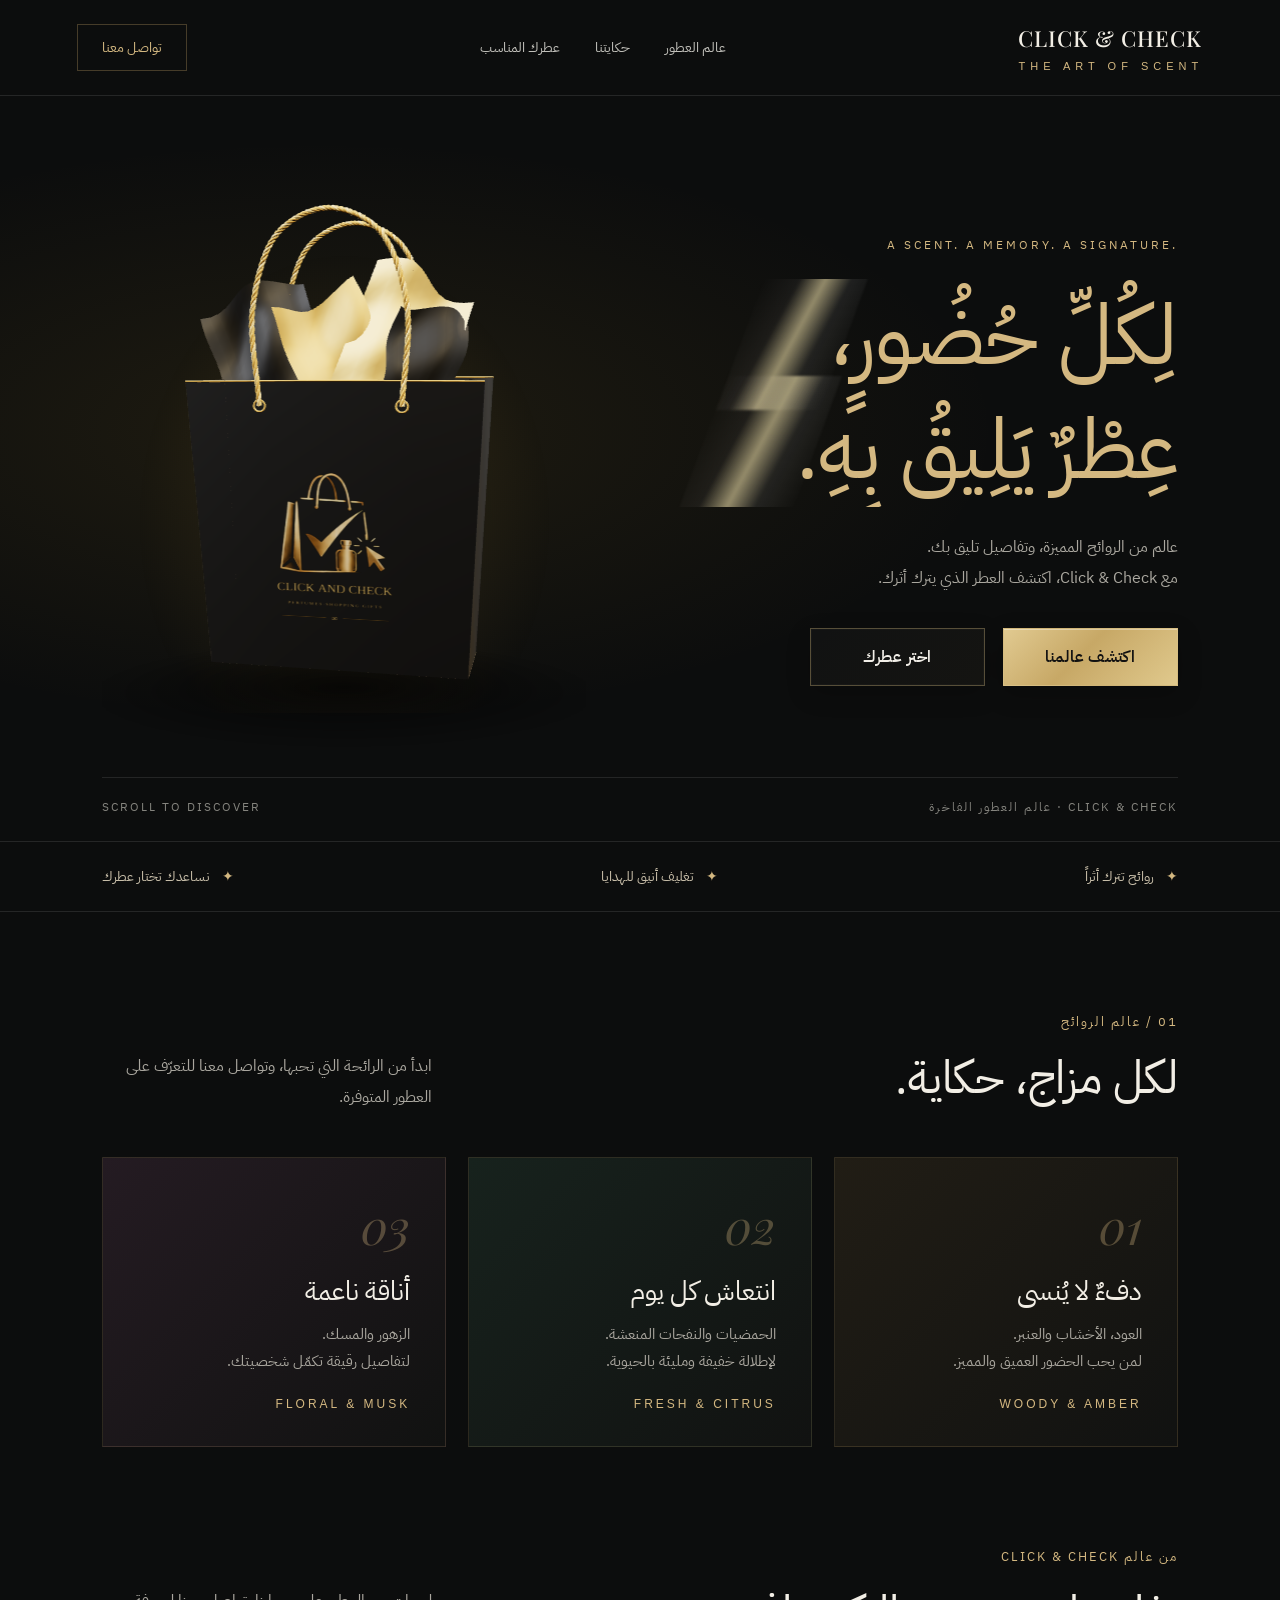
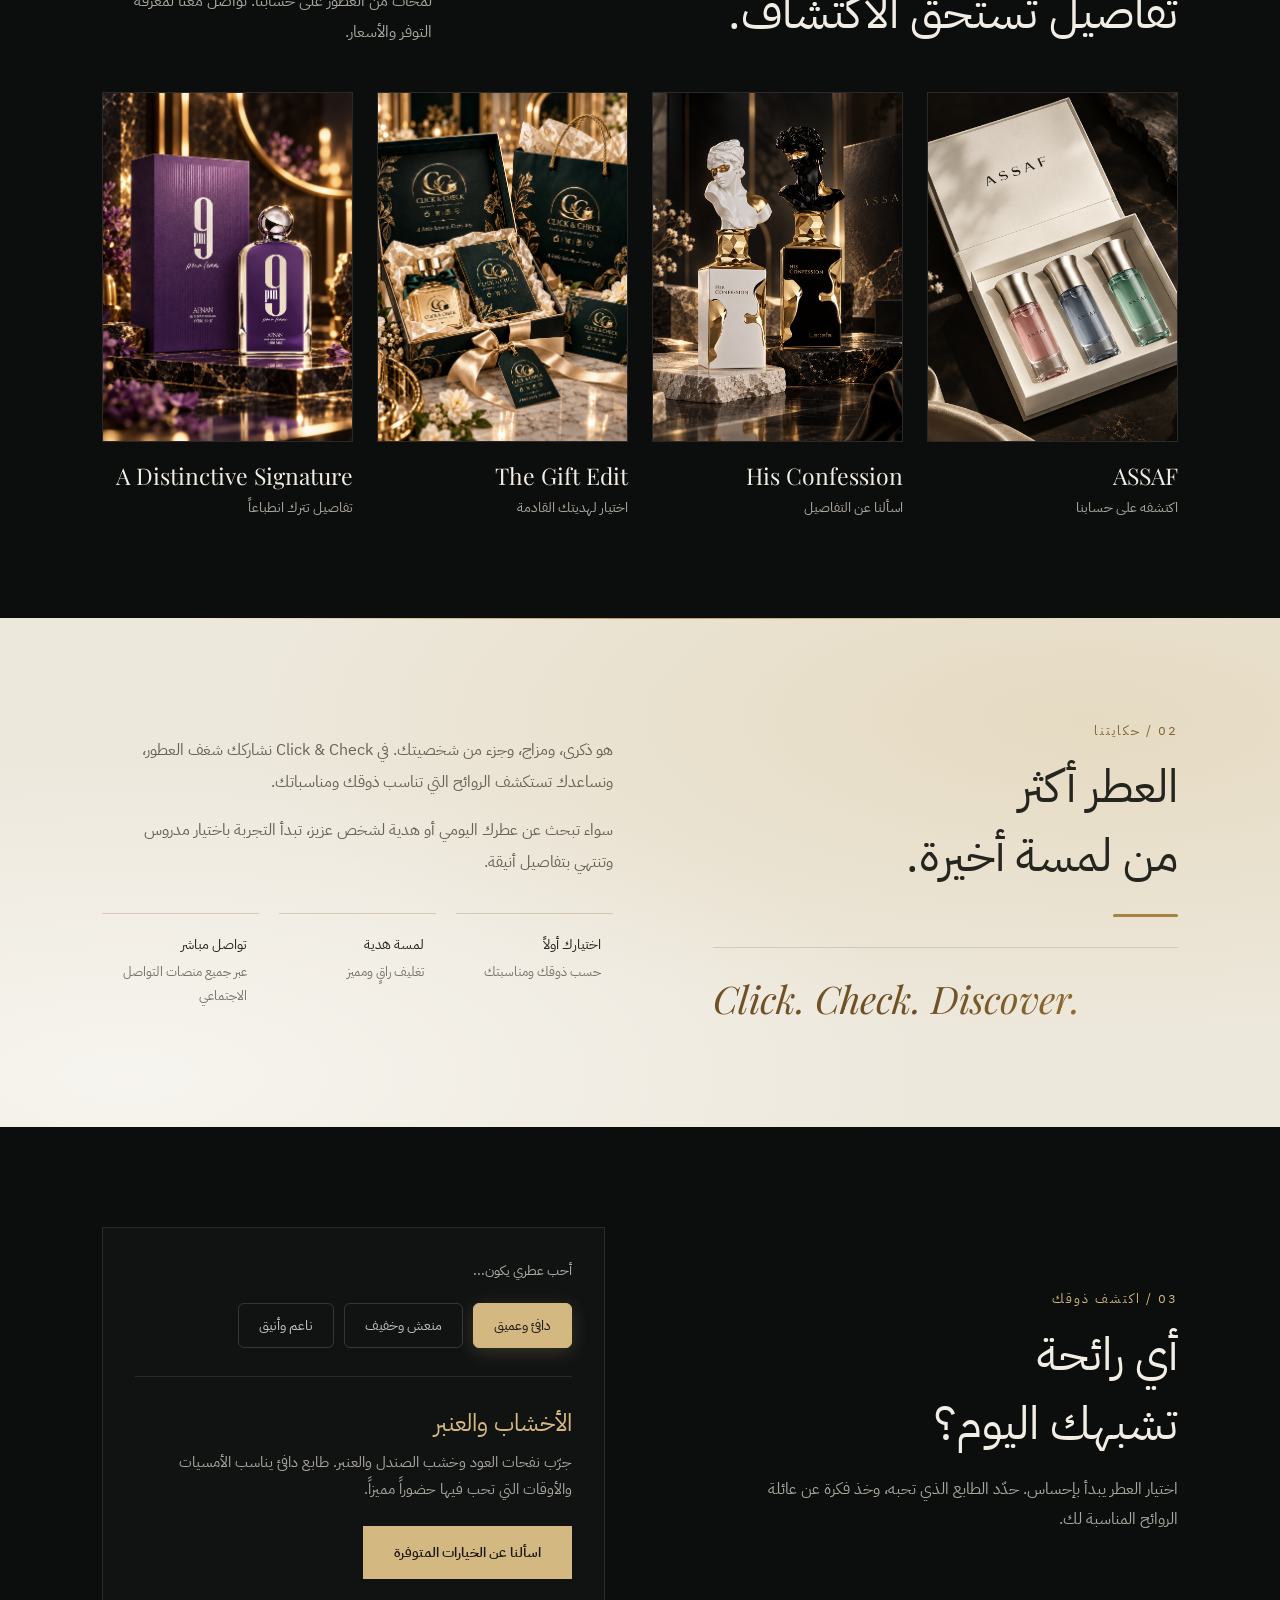
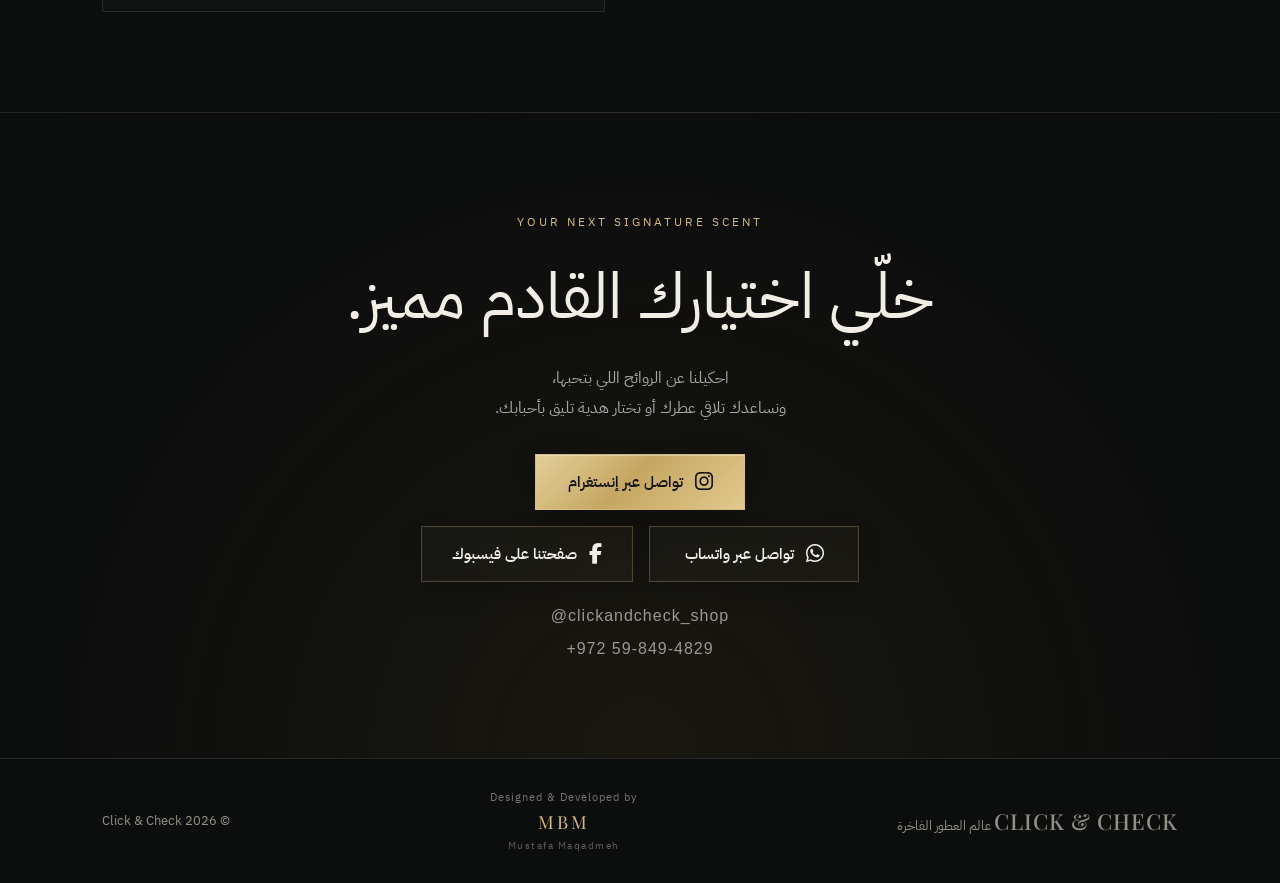
<file: index.html>
<!doctype html>
<html lang="ar" dir="rtl">
<head>
    <link rel="stylesheet"
href="https://cdnjs.cloudflare.com/ajax/libs/font-awesome/6.7.2/css/all.min.css">
<meta charset="utf-8">
<meta name="viewport" content="width=device-width, initial-scale=1">
<title>Click & Check — عطرٌ يشبهك</title>
<meta name="description" content="اكتشف عالم Click & Check للعطور. روائح مميزة، تغليف أنيق وتواصل مباشر لاختيار عطرك.">
<link rel="icon" href="data:image/svg+xml,%3Csvg xmlns='http://www.w3.org/2000/svg' viewBox='0 0 64 64'%3E%3Crect width='64' height='64' rx='15' fill='%230d0d0d'/%3E%3Ctext x='32' y='45' text-anchor='middle' font-size='46' fill='%23d6bc80' font-family='serif'%3EC%3C/text%3E%3C/svg%3E">
<link rel="stylesheet" href="styles.css">
<link rel="stylesheet" href="click-and-check-bag-3d/bag.css">
</head>
<body>
<header>
<a class="wordmark" href="#home" aria-label="Click and Check الرئيسية">CLICK & CHECK<small>THE ART OF SCENT</small>
</a>
<nav aria-label="التنقل الرئيسي">
<a href="#collections">عالم العطور</a>
<a href="#about">حكايتنا</a>
<a href="#finder">عطرك المناسب</a>
</nav>
<a class="outline" href="#contact">
    تواصل معنا
</a></header>
<main>
<div class="hero" id="home">
<div class="hero-copy reveal">
<div class="eyebrow">A SCENT. A MEMORY. A SIGNATURE.</div>
<h1 class="hero-title shimmer-title">
    <span class="title-white">لِكُلِّ حُضُورٍ،</span>
    <span class="title-gold">عِطْرٌ يَلِيقُ بِهِ.</span>
</h1>
<p>عالم من الروائح المميزة، وتفاصيل تليق بك.<br>مع Click & Check، اكتشف العطر الذي يترك أثرك.</p>
<div class="buttons">
<a class="button" href="#collections">اكتشف عالمنا</a>
<a class="button secondary" href="#finder">اختر عطرك</a>
</div>
</div>
<div class="brand-stage reveal cc-bag" data-cc-bag></div>
<div class="hero-foot">
<span>CLICK & CHECK · عالم العطور الفاخرة</span>
<span>SCROLL TO DISCOVER</span>
</div>
</div>
<div class="strip">
<span>روائح تترك أثراً</span>
<span>تغليف أنيق للهدايا</span>
<span>نساعدك تختار عطرك</span>
</div>
<section id="collections">
<div class="section-head">
<div>
<div class="kicker">01 / عالم الروائح</div>
<h2>لكل مزاج، حكاية.</h2>
</div>
<p>ابدأ من الرائحة التي تحبها، وتواصل معنا للتعرّف على العطور المتوفرة.</p>
</div>
<div class="collections">
<div class="collection" href="https://www.instagram.com/clickandcheck_shop/" target="_blank" rel="noopener noreferrer">
<div class="number">01</div>
<div>
<h3>دفءٌ لا يُنسى</h3>
<p>العود، الأخشاب والعنبر.<br>لمن يحب الحضور العميق والمميز.</p>
<div class="family">WOODY & AMBER</div>
</div>
</div>
<div class="collection" href="https://www.instagram.com/clickandcheck_shop/" target="_blank" rel="noopener noreferrer">
<div class="number">02</div>
<div>
<h3>انتعاش كل يوم</h3>
<p>الحمضيات والنفحات المنعشة.<br>لإطلالة خفيفة ومليئة بالحيوية.</p>
<div class="family">FRESH & CITRUS</div>
</div>
</div>
<div class="collection" href="https://www.instagram.com/clickandcheck_shop/" target="_blank" rel="noopener noreferrer">
<div class="number">03</div>
<div>
<h3>أناقة ناعمة</h3>
<p>الزهور والمسك.<br>لتفاصيل رقيقة تكمّل شخصيتك.</p>
<div class="family">FLORAL & MUSK</div>
</div>
</div>
</div>
</section>
<section class="showcase">
<div class="section-head">
<div>
<div class="kicker">من عالم CLICK & CHECK</div>
<h2>تفاصيل تستحق الاكتشاف.</h2>
</div>
<p>لمحات من العطور على حسابنا. تواصل معنا لمعرفة التوفر والأسعار.</p>
</div>
<div class="products">

    <div class="product"
       href="https://www.instagram.com/clickandcheck_shop/"
       target="_blank">

        <div class="product-photo">
            <img src="assets/assaf.png" alt="ASSAF">
        </div>

        <h3>ASSAF</h3>
        <p>اكتشفه على حسابنا</p>
</div>


    <div class="product"
       href="https://www.instagram.com/clickandcheck_shop/"
       target="_blank">

        <div class="product-photo">
            <img src="assets/hiscon.png" alt="His Confession">
        </div>

        <h3>His Confession</h3>
        <p>اسألنا عن التفاصيل</p>
    </div>


    <div class="product"
       href="https://www.instagram.com/clickandcheck_shop/"
       target="_blank">

        <div class="product-photo">
            <img src="assets/Luxury Click & Check Gift Set.png" alt="The Gift Edit">
        </div>

        <h3>The Gift Edit</h3>
        <p>اختيار لهديتك القادمة</p>
    </div>


    <div class="product"
       href="https://www.instagram.com/clickandcheck_shop/"
       target="_blank">

        <div class="product-photo">
            <img src="assets/Luxury Purple Perfume Still Life.png" alt="A Distinctive Signature">
        </div>

        <h3>A Distinctive Signature</h3>
        <p>تفاصيل تترك انطباعاً</p>
    </div>

</div>
</section>
<section class="story" id="about">
<div>
<div class="kicker">02 / حكايتنا</div>
<h2>العطر أكثر<br>من لمسة أخيرة.</h2>
<div class="signature" dir="ltr">Click. Check. Discover.</div>
</div>
<div>
<p>هو ذكرى، ومزاج، وجزء من شخصيتك. في Click & Check نشاركك شغف العطور، ونساعدك تستكشف الروائح التي تناسب ذوقك ومناسباتك.</p>
<p>سواء تبحث عن عطرك اليومي أو هدية لشخص عزيز، تبدأ التجربة باختيار مدروس وتنتهي بتفاصيل أنيقة.</p>
<div class="details">
<div>اختيارك أولاً<small>حسب ذوقك ومناسبتك</small>
</div>
<div>لمسة هدية<small>تغليف راقٍ ومميز</small>
</div>
<div>تواصل مباشر<small>عبر جميع منصات التواصل الاجتماعي</small>
</div>
</div>
</div>
</section>
<section class="finder" id="finder">
<div class="finder-copy">
<div class="kicker">03 / اكتشف ذوقك</div>
<h2>أي رائحة<br>تشبهك اليوم؟</h2>
<p>اختيار العطر يبدأ بإحساس. حدّد الطابع الذي تحبه، وخذ فكرة عن عائلة الروائح المناسبة لك.</p>
</div>
<div class="selector">
<p class="selector-label">أحب عطري يكون...</p>
<div class="choices" role="group" aria-label="الطابع المفضل للعطر">
<button type="button" data-scent="deep" aria-pressed="true">دافئ وعميق</button>
<button type="button" data-scent="fresh" aria-pressed="false">منعش وخفيف</button>
<button type="button" data-scent="soft" aria-pressed="false">ناعم وأنيق</button>
</div>
<div class="result" aria-live="polite">
<h3 id="result-title">الأخشاب والعنبر</h3>
<p id="result-copy">جرّب نفحات العود وخشب الصندل والعنبر. طابع دافئ يناسب الأمسيات والأوقات التي تحب فيها حضوراً مميزاً.</p>
</div>
<a class="button" href="#contact">
    اسألنا عن الخيارات المتوفرة
</a>
</div>
</section>
<section class="contact" id="contact">
<div class="eyebrow">YOUR NEXT SIGNATURE SCENT</div>
<h2>خلّي اختيارك القادم مميز.</h2>
<p>احكيلنا عن الروائح اللي بتحبها،<br>ونساعدك تلاقي عطرك أو تختار هدية تليق بأحبابك.</p>
<a class="button social instagram"
   href="https://www.instagram.com/clickandcheck_shop/"
   target="_blank"
   rel="noopener noreferrer">

    <i class="fa-brands fa-instagram"></i>
    <span>تواصل عبر إنستغرام</span>

</a>


<div class="buttons" style="justify-content:center;margin-top:16px">

    <a class="button secondary social whatsapp"
       href="https://wa.me/972598494829"
       target="_blank"
       rel="noopener noreferrer">

        <i class="fa-brands fa-whatsapp"></i>
        <span>تواصل عبر واتساب</span>

    </a>


    <a class="button secondary social facebook"
       href="https://www.facebook.com/share/1ENgWuioCB/?mibextid=wwXIfr"
       target="_blank"
       rel="noopener noreferrer">

        <i class="fa-brands fa-facebook-f"></i>
        <span>صفحتنا على فيسبوك</span>

    </a>

</div>
</div>
<div class="handle">@clickandcheck_shop</div>
<a class="handle" style="display:block;margin-top:15px" href="tel:+972598494829" dir="ltr">+972 59-849-4829</a>
</section>
</main>
<footer>

    <div class="footer-brand">
        <a class="wordmark" href="#home">CLICK & CHECK</a>
        <span>عالم العطور الفاخرة</span>
    </div>

    <div class="footer-credit">

        <span>Designed & Developed by</span>

        <a
            href="https://mustafa-maqadmeh.github.io/personal-portfolio/"
            target="_blank"
            rel="noopener noreferrer"
            class="mbm-credit"
        >
            MBM
        </a>

        <span class="developer-name">
            Mustafa Maqadmeh
        </span>

    </div>

    <div class="footer-copy">
        © <span id="year">2026</span> Click & Check
    </div>

</footer>
<script src="script.js" defer></script>
<script type="module" src="click-and-check-bag-3d/bag.js"></script>
</body>
</html>
</file>
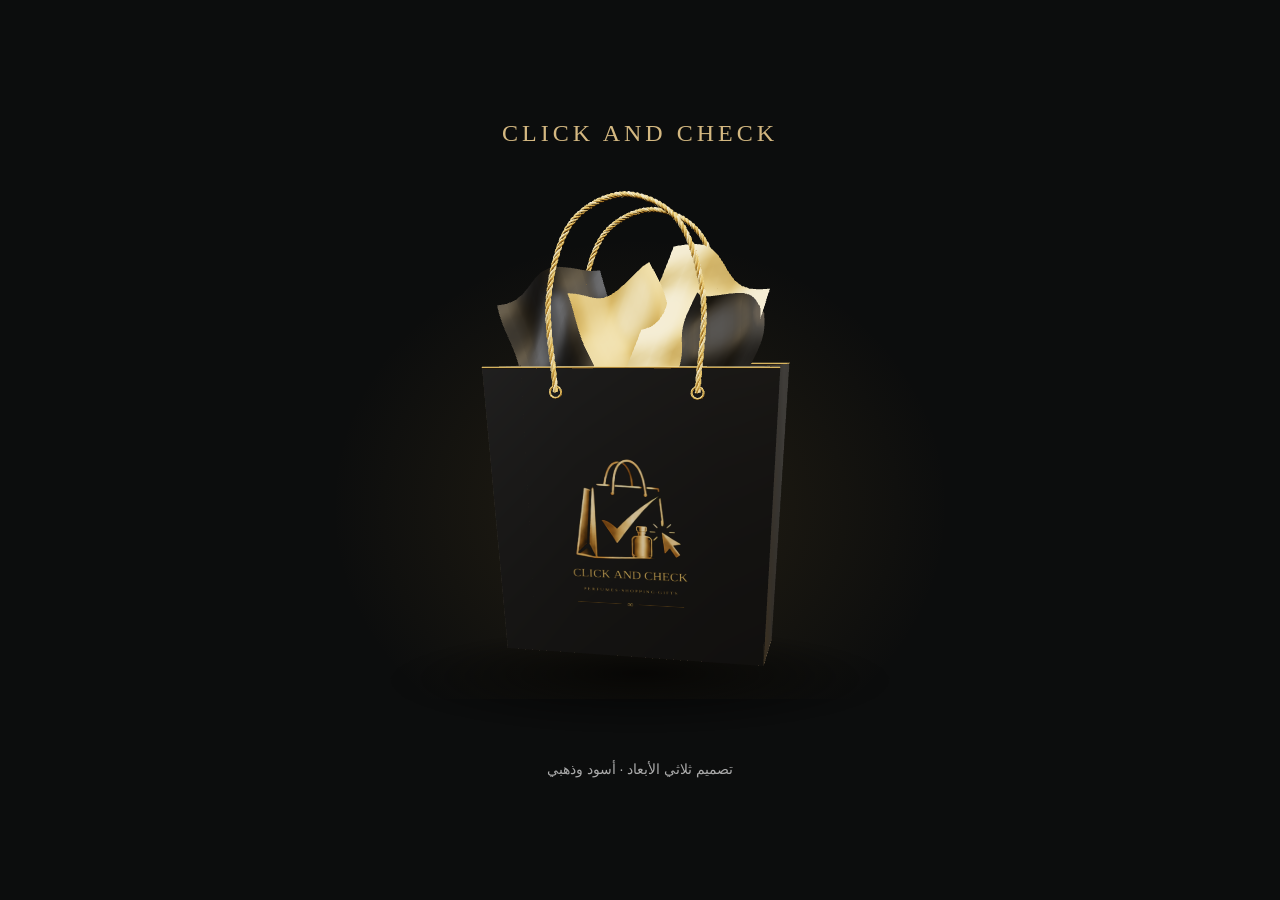
<file: click-and-check-bag-3d/demo.html>
<!doctype html>
<html lang="ar" dir="rtl"><head><meta charset="utf-8"><meta name="viewport" content="width=device-width,initial-scale=1"><title>Click and Check — 3D Bag</title><link rel="stylesheet" href="bag.css"><style>body{margin:0;background:#0c0d0d;color:#eee;font-family:Tahoma,Arial,sans-serif;min-height:100vh;display:grid;place-items:center}main{width:min(720px,100%)}h1{font:24px Georgia;text-align:center;letter-spacing:4px;color:#d4b881;margin:30px 0 0}p{text-align:center;color:#aaa;font-size:14px;padding:0 20px 20px}</style></head><body><main><h1>CLICK AND CHECK</h1><div class="cc-bag" data-cc-bag></div><p>تصميم ثلاثي الأبعاد · أسود وذهبي</p></main><script type="module" src="bag.js"></script></body></html>
</file>
<file: styles.css>
/* ألوان الموقع والخطوط، ثم الأقسام والتجاوب والحركة */

@import url('https://fonts.googleapis.com/css2?family=IBM+Plex+Sans+Arabic:wght@400;500;600&family=Playfair+Display:ital,wght@0,400;0,500;1,400&display=swap');

:root {

  --bg:#0c0d0d;

  --gold:#d4b881;

  --text:#f2eee5;

  --muted:#aaa79f;

  --line:#ffffff1a

}

* {

  box-sizing:border-box

}

html {

  scroll-behavior:smooth;

  scroll-padding-top:90px

}

body {

  margin:0;

  background:var(--bg);

  color:var(--text);

  font-family:'IBM Plex Sans Arabic',Tahoma,sans-serif;

  font-size:16px

}

a {

  color:inherit;

  text-decoration:none

}

button {

  font:inherit

}

button,a {

  -webkit-tap-highlight-color:transparent

}

a:focus-visible,button:focus-visible {

  outline:2px solid var(--gold);

  outline-offset:7px

}

header {

  height:96px;

  border-bottom:1px solid var(--line);

  display:flex;

  align-items:center;

  justify-content:space-between;

  padding:0 6vw

}

.wordmark {

  font:500 22px 'Playfair Display',Georgia,serif;

  letter-spacing:1px;

  direction:ltr

}

.wordmark small {

  display:block;

  text-align:center;

  font:11px Arial;

  letter-spacing:5px;

  margin-top:7px;

  color:var(--gold)

}

nav {

  display:flex;

  gap:35px;

  font-size:14px;

  color:#c0bfb9

}

.outline {

  border:1px solid #b99a6055;

  padding:12px 24px;

  color:var(--gold);

  font-size:14px

}

.hero {

  position:relative;

  min-height:720px;

  display:grid;

  grid-template-columns:1.1fr 1fr;

  align-items:center;

  padding:65px 8vw 80px;

  gap:60px;

  overflow:hidden

}

.hero:before {

  content:'';

  position:absolute;

  inset:0;

  background:radial-gradient(ellipse at 25% 45%,#a4822920,transparent 50%);

  pointer-events:none

}

.hero-copy {

  position:relative;

  z-index:1

}

.eyebrow {

  font-size:12px;

  letter-spacing:3px;

  color:var(--gold);

  direction:ltr;

  text-align:right;

  text-transform:uppercase

}

.hero h1 {

  font-weight:400;

  font-size:clamp(54px,6.6vw,96px);

  line-height:1.35;

  margin:25px 0

}

.hero h1 span {

  color:var(--gold)

}

.hero-copy p {

  color:var(--muted);

  max-width:420px;

  line-height:1.9;

  margin:0 0 35px

}

.buttons {

  display:flex;

  gap:15px;

  align-items:center;

  flex-wrap:wrap

}

.button {

  background:var(--gold);

  color:#191812;

  padding:15px 30px;

  display:inline-block;

  font-size:14px;

  font-weight:600;

  border:1px solid var(--gold);

  cursor:pointer

}

.button.secondary {

  background:transparent;

  color:var(--text);

  border-color:#ffffff30

}

.brand-stage {

  position:relative;

  min-height:440px;

  display:flex;

  justify-content:center;

  align-items:center

}

.brand-stage:before,.brand-stage:after {

  content:'';

  position:absolute;

  border:1px solid #b59a4f35;

  border-radius:50%;

  width:410px;

  height:410px

}

.brand-stage:after {

  width:460px;

  height:460px;

  border-style:dashed;

  border-color:#b59a4f18;

  animation:rotate 100s linear infinite

}

.brand-stage img {

  width:280px;

  height:280px;

  object-fit:cover;

  border-radius:50%;

  position:relative;

  box-shadow:0 0 100px #bda35413;

  image-rendering:auto

}

.stage-caption {

  position:absolute;

  bottom:0;

  direction:ltr;

  font:italic 24px 'Playfair Display',Georgia;

  color:var(--gold)

}

.hero-foot {

  position:absolute;

  bottom:25px;

  right:8vw;

  left:8vw;

  border-top:1px solid var(--line);

  padding-top:20px;

  display:flex;

  justify-content:space-between;

  font-size:12px;

  letter-spacing:2px;

  color:#85847e

}

.strip {

  border-top:1px solid var(--line);

  border-bottom:1px solid var(--line);

  padding:24px 8vw;

  display:flex;

  justify-content:space-between;

  color:#c8bea9;

  font-size:14px;

  gap:20px

}

.strip span:before {

  content:'✦';

  color:var(--gold);

  margin-left:12px

}

section {

  padding:100px 8vw

}

.section-head {

  display:flex;

  justify-content:space-between;

  align-items:end;

  gap:30px;

  margin-bottom:45px

}

.kicker {

  color:var(--gold);

  font-size:13px;

  letter-spacing:2px;

  margin-bottom:12px

}

h2 {

  font-size:clamp(32px,3.6vw,52px);

  font-weight:400;

  margin:0;

  line-height:1.5

}

.section-head p {

  color:var(--muted);

  max-width:330px;

  line-height:1.9;

  margin:0

}

.collections {

  display:grid;

  grid-template-columns:repeat(3,1fr);

  gap:22px

}

.collection {

  position:relative;

  min-height:290px;

  padding:35px;

  display:flex;

  flex-direction:column;

  justify-content:space-between;

  border:1px solid #c5a76b26;

  background:linear-gradient(135deg,#211d15,#111211);

  transition:transform .3s,border-color .3s

}

.collection:hover {

  transform:translateY(-6px);

  border-color:#c5a76b88

}

.collection:nth-child(2) {

  background:linear-gradient(135deg,#17221d,#111211)

}

.collection:nth-child(3) {

  background:linear-gradient(135deg,#241b22,#111211)

}

.number {

  font:italic 48px 'Playfair Display',Georgia;

  color:#d4b88155;

  direction:ltr;

  text-align:right

}

.collection h3 {

  font-size:27px;

  font-weight:400;

  margin:0 0 10px

}

.collection p {

  font-size:15px;

  line-height:1.8;

  color:var(--muted);

  margin:0

}

.family {

  font:12px Arial;

  letter-spacing:3px;

  direction:ltr;

  color:var(--gold);

  margin-top:22px;

  text-align:right

}

.story {

  background:#ede8dc;

  color:#25251f;

  display:grid;

  grid-template-columns:1fr 1.1fr;

  gap:100px;

  align-items:center

}

.story .kicker {

  color:#826534

}

.story p {

  line-height:2;

  color:#666256

}

.story .signature {

  font:italic 38px 'Playfair Display',Georgia;

  border-top:1px solid #28271825;

  padding-top:25px;

  margin-top:30px

}

.details {

  display:grid;

  grid-template-columns:repeat(3,1fr);

  gap:20px;

  margin-top:35px

}

.details div {

  border-top:1px solid #28271825;

  padding-top:15px;

  font-size:14px

}

.details small {

  display:block;

  color:#787267;

  margin-top:5px;

  font-size:13px

}

.finder {

  display:grid;

  grid-template-columns:1fr 1fr;

  gap:70px;

  align-items:center

}

.finder-copy p {

  color:var(--muted);

  line-height:1.9;

  max-width:420px

}

.selector {

  border:1px solid var(--line);

  padding:32px;

  background:#111313

}

.selector-label {

  color:#b0afa7;

  margin:0 0 22px;

  font-size:14px

}

.choices {

  display:flex;

  gap:10px;

  flex-wrap:wrap

}

.choices button {

  border:1px solid #ffffff26;

  color:#c6c3bb;

  background:transparent;

  padding:11px 20px;

  cursor:pointer;

  font-size:14px

}

.choices button[aria-pressed=true] {

  background:var(--gold);

  color:#181812;

  border-color:var(--gold)

}

.result {

  padding-top:28px;

  margin-top:28px;

  border-top:1px solid var(--line);

  min-height:130px

}

.result h3 {

  font-size:24px;

  font-weight:400;

  margin:0 0 8px;

  color:var(--gold)

}

.result p {

  font-size:15px;

  line-height:1.8;

  color:var(--muted);

  margin:0

}

.selector .button {

  margin-top:20px

}

.contact {

  text-align:center;

  border-top:1px solid var(--line);

  background:radial-gradient(ellipse at bottom,#63502328,transparent 65%)

}

.contact .eyebrow {

  text-align:center

}

.contact h2 {

  font-size:clamp(40px,5vw,65px);

  margin:18px 0

}

.contact p {

  color:var(--muted);

  margin-bottom:30px;

  line-height:1.9

}

.handle {

  font:16px Arial;

  letter-spacing:1px;

  margin-top:25px;

  color:#9e998c;

  direction:ltr

}

footer {

  padding:30px 8vw;

  border-top:1px solid var(--line);

  display:flex;

  justify-content:space-between;

  align-items:center;

  color:#929086;

  font-size:13px

}

.reveal {

  animation:enter .8s ease both

}

@keyframes enter {

  from {

    opacity:0;

    transform:translateY(20px)

  }

  to {

    opacity:1;

    transform:none

  }

}

@keyframes rotate {

  to {

    transform:rotate(360deg)

  }

}

@media(max-width:900px) {

  header {

    padding:0 5vw;

    height:85px

  }

  nav {

    gap:20px

  }

  .hero {

    gap:15px;

    padding:55px 6vw 80px;

    min-height:650px

  }

  .brand-stage:before {

    width:300px;

    height:300px

  }

  .brand-stage:after {

    width:330px;

    height:330px

  }

  .brand-stage img {

    width:220px;

    height:220px

  }

  .brand-stage {

    min-height:365px

  }

  section {

    padding:75px 6vw

  }

  .collection {

    padding:25px

  }

  .story,.finder {

    gap:40px

  }

  .details {

    grid-template-columns:1fr

  }

  .hero-foot {

    right:6vw;

    left:6vw

  }

}

@media(max-width:650px) {

  header .outline {

    display:none

  }

  .wordmark {

    font-size:17px

  }

  nav {

    gap:17px;

    font-size:13px

  }

  nav a:nth-child(2) {

    display:none

  }

  .hero {

    grid-template-columns:1fr;

    padding:45px 7vw 80px;

    gap:10px

  }

  .hero h1 {

    font-size:57px;

    margin:20px 0

  }

  .hero-copy p {

    font-size:16px

  }

  .brand-stage {

    min-height:315px

  }

  .brand-stage:before {

    width:250px;

    height:250px

  }

  .brand-stage:after {

    width:280px;

    height:280px

  }

  .brand-stage img {

    width:195px;

    height:195px

  }

  .stage-caption {

    font-size:20px

  }

  .hero-foot {

    font-size:10px;

    letter-spacing:1px

  }

  .strip {

    flex-wrap:wrap;

    justify-content:center;

    font-size:13px;

    padding:20px 5vw

  }

  .section-head {

    display:block

  }

  .section-head p {

    margin-top:20px

  }

  .collections,.story,.finder {

    grid-template-columns:1fr

  }

  .collection {

    min-height:250px

  }

  .story {

    gap:30px

  }

  .details {

    grid-template-columns:repeat(3,1fr);

    gap:10px

  }

  .details div {

    font-size:12px

  }

  .details small {

    font-size:12px

  }

  .selector {

    padding:24px

  }

  footer {

    gap:20px;

    flex-wrap:wrap;

    justify-content:center;

    text-align:center

  }

  .buttons .button {

    padding:14px 22px

  }

  section {

    padding:65px 7vw

  }

}

@media(prefers-reduced-motion:reduce) {

  html {

    scroll-behavior:auto

  }

  * {

    animation:none!important;

    transition:none!important

  }

}

.brand-stage {

  perspective:1000px;

  transform-style:preserve-3d

}

.brand-stage img {

  transform:rotateY(var(--tilt-y,0deg)) rotateX(var(--tilt-x,0deg)) translateZ(45px);

  transition:transform .25s ease;

  animation:levitate 6s ease-in-out infinite

}

.brand-stage:before {

  transform:rotateX(62deg) rotateZ(-25deg);

  width:440px;

  height:440px;

  box-shadow:0 0 24px #d4b88112;

  animation:orbit 16s linear infinite

}

.brand-stage:after {

  transform:rotateY(58deg) rotateZ(30deg);

  animation:orbit-alt 22s linear infinite;

  border-style:solid;

  border-color:#d4b88144

}

.stage-caption {

  z-index:2

}

.collection {

  transform-style:preserve-3d;

  transition:transform .4s,border-color .4s

}

.collection:hover {

  transform:perspective(900px) rotateY(-5deg) rotateX(3deg) translateY(-7px)

}

.collection .number {

  transform:translateZ(25px)

}

.scroll-reveal {

  opacity:0;

  transform:translateY(35px);

  transition:opacity .8s ease,transform .8s ease

}

.scroll-reveal.visible {

  opacity:1;

  transform:none

}

.button {

  transition:box-shadow .3s,transform .3s

}

.button:hover {

  box-shadow:0 8px 35px #d4b88120;

  transform:translateY(-3px)

}

@keyframes levitate {

  0%,100% {

    translate:0 0

  }

  50% {

    translate:0 -14px

  }

}

@keyframes orbit {

  from {

    transform:rotateX(62deg) rotateZ(0deg)

  }

  to {

    transform:rotateX(62deg) rotateZ(360deg)

  }

}

@keyframes orbit-alt {

  from {

    transform:rotateY(58deg) rotateZ(360deg)

  }

  to {

    transform:rotateY(58deg) rotateZ(0deg)

  }

}

@media(max-width:650px) {

  .brand-stage:before {

    width:290px;

    height:290px

  }

  .brand-stage:after {

    width:300px;

    height:300px

  }

}

@media(prefers-reduced-motion:reduce) {

  .scroll-reveal {

    opacity:1;

    transform:none

  }

  .brand-stage img {

    animation:none

  }

  .brand-stage:before,.brand-stage:after {

    animation:none

  }

}

.showcase {

  padding-top:0

}

.products {

  display:grid;

  grid-template-columns:repeat(4,1fr);

  gap:22px

}

.product {

  display:block;

  perspective:900px

}

.product-photo {

  height:320px;

  background-image:url('assets/collection-grid.png');

  background-size:620% auto;

  background-repeat:no-repeat;

  border:1px solid var(--line);

  transition:transform .5s,box-shadow .5s;

  filter:saturate(.85)

}

.product:hover .product-photo {

  transform:rotateY(-8deg) rotateX(4deg) translateY(-6px);

  box-shadow:15px 20px 40px #0009;

  filter:saturate(1)

}

.product h3 {

  font:23px 'Playfair Display',Georgia;

  margin:20px 0 9px;

  direction:ltr;

  text-align:right

}

.product p {

  font-size:14px;

  color:var(--muted);

  margin:0

}

.p1 {

  background-position:20.3% 0%

}

.p2 {

  background-position:98.8% 0%

}

.p3 {

  background-position:79.2% 37%

}

.p4 {

  background-position:98.8% 73.5%

}

@media(max-width:900px) {

  .products {

    grid-template-columns:repeat(2,1fr)

  }

  .product-photo {

    height:360px

  }

}

@media(max-width:650px) {

  .products {

    gap:25px 15px

  }

  .product-photo {

    height:235px

  }

  .product h3 {

    font-size:19px

  }

}

@media(max-width:380px) {

  .product-photo {

    height:205px

  }

}

/* حركة روابط القائمة */

header nav a {

  position: relative;

  display: inline-block;

  padding: 10px 0;

  transition:

    color 0.3s ease,

    transform 0.3s ease,

    text-shadow 0.3s ease;

}



header nav a::after {

  content: "";

  position: absolute;

  bottom: 2px;

  right: 0;

  width: 100%;

  height: 2px;

  background: linear-gradient(

    90deg,

    transparent,

    var(--gold),

    transparent

  );

  transform: scaleX(0);

  transform-origin: center;

  transition: transform 0.35s ease;

}



header nav a:is(:hover, :focus-visible) {

  color: var(--gold);

  transform: translateY(-3px);

  text-shadow: 0 0 18px rgb(212 184 129 / 35%);

}



header nav a:is(:hover, :focus-visible)::after {

  transform: scaleX(1);

}



/* حركة زر تواصل معنا */

header .outline {

  position: relative;

  isolation: isolate;

  overflow: hidden;

  transition:

    color 0.35s ease,

    border-color 0.35s ease,

    transform 0.35s ease,

    box-shadow 0.35s ease;

}



header .outline::before {

  content: "";

  position: absolute;

  inset: 0;

  z-index: -1;

  background: var(--gold);

  transform: translateY(102%);

  transition: transform 0.35s ease;

}



header .outline:is(:hover, :focus-visible) {

  color: #15130e;

  border-color: var(--gold);

  transform: translateY(-3px);

  box-shadow: 0 8px 25px rgb(212 184 129 / 18%);

}



header .outline:is(:hover, :focus-visible)::before {

  transform: translateY(0);

}



/* حركة اسم المتجر */

header .wordmark {

  display: inline-block;

  transition: color 0.35s ease, text-shadow 0.35s ease;

}



header .wordmark small {

  transition: letter-spacing 0.35s ease;

}



header .wordmark:is(:hover, :focus-visible) {

  color: var(--gold);

  text-shadow: 0 0 22px rgb(212 184 129 / 25%);

}



header .wordmark:is(:hover, :focus-visible) small {

  letter-spacing: 6px;

}



/* احترام إعداد تقليل الحركة */

@media (prefers-reduced-motion: reduce) {

  header a,

  header a::before,

  header a::after,

  header .wordmark small {

    transition: none !important;

  }



  header nav a:is(:hover, :focus-visible),

  header .outline:is(:hover, :focus-visible) {

    transform: none;

  }

}

/* أزرار اختيار الرائحة */

.choices button {

  position: relative;

  overflow: hidden;

  border-radius: 6px;

  transition:

    transform 0.3s ease,

    background-color 0.3s ease,

    border-color 0.3s ease,

    color 0.3s ease,

    box-shadow 0.3s ease;

}



/* لمعة تمر فوق الزر */

.choices button::before {

  content: "";

  position: absolute;

  inset: 0;

  pointer-events: none;

  background: linear-gradient(

    110deg,

    transparent 20%,

    rgb(255 255 255 / 25%) 50%,

    transparent 80%

  );

  transform: translateX(-140%);

  transition: transform 0.65s ease;

}



@media (hover: hover) and (pointer: fine) {

  .choices button:hover {

    transform: translateY(-4px);

    border-color: var(--gold);

    box-shadow: 0 8px 22px rgb(212 184 129 / 16%);

  }



  .choices button:hover::before {

    transform: translateX(140%);

  }



  .choices button[aria-pressed="false"]:hover {

    background-color: rgb(212 184 129 / 10%);

    color: var(--gold);

  }

}



/* الخيار المحدد */

.choices button[aria-pressed="true"] {

  background-color: var(--gold);

  color: #191812;

  border-color: var(--gold);

  box-shadow: 0 4px 18px rgb(212 184 129 / 20%);

}



/* عند الضغط */

.choices button:active {

  transform: translateY(0) scale(0.96);

}



/* التنقل باستخدام الكيبورد */

.choices button:focus-visible {

  outline: 2px solid var(--gold);

  outline-offset: 4px;

}



@media (prefers-reduced-motion: reduce) {

  .choices button,

  .choices button::before {

    transition: none;

  }



  .choices button:hover,

  .choices button:active {

    transform: none;

  }



  .choices button::before {

    display: none;

  }

}

/* كروت عائلات العطور */

.collections .collection {

  position: relative;

  isolation: isolate;

  overflow: hidden;

  transform-style: preserve-3d;

  transition:

    transform 0.45s ease,

    border-color 0.45s ease,

    box-shadow 0.45s ease;

}



/* إضاءة داخل الكرت */

.collections .collection::before {

  content: "";

  position: absolute;

  inset: 0;

  z-index: -1;

  pointer-events: none;

  background: radial-gradient(

    circle at top right,

    rgb(212 184 129 / 18%),

    transparent 65%

  );

  opacity: 0;

  transition: opacity 0.45s ease;

}



/* خط ذهبي أسفل الكرت */

.collections .collection::after {

  content: "";

  position: absolute;

  bottom: 0;

  right: 0;

  left: 0;

  height: 2px;

  background: linear-gradient(

    90deg,

    transparent,

    var(--gold),

    transparent

  );

  transform: scaleX(0);

  transition: transform 0.45s ease;

}



.collections .collection .number {

  transition: color 0.45s ease, transform 0.45s ease;

}



.collections .collection h3 {

  transition: color 0.45s ease, transform 0.45s ease;

}



@media (hover: hover) and (pointer: fine) {

  .collections .collection:hover {

    transform:

      perspective(1000px)

      translateY(-9px)

      rotateX(3deg)

      rotateY(-3deg);

    border-color: rgb(212 184 129 / 65%);

    box-shadow:

      0 22px 40px rgb(0 0 0 / 35%),

      0 0 25px rgb(212 184 129 / 8%);

  }



  .collections .collection:hover::before {

    opacity: 1;

  }



  .collections .collection:hover::after {

    transform: scaleX(1);

  }



  .collections .collection:hover .number {

    color: var(--gold);

    transform: translateY(-4px) scale(1.08);

  }



  .collections .collection:hover h3 {

    color: var(--gold);

    transform: translateX(-5px);

  }

}



/* نفس الإضاءة عند التنقل بالكيبورد */

.collections .collection:focus-visible {

  outline: 2px solid var(--gold);

  outline-offset: 5px;

}



.collections .collection:focus-visible::before {

  opacity: 1;

}



.collections .collection:focus-visible::after {

  transform: scaleX(1);

}



/* تقليل الحركة حسب إعدادات الجهاز */

@media (prefers-reduced-motion: reduce) {

  .collections .collection,

  .collections .collection::before,

  .collections .collection::after,

  .collections .collection .number,

  .collections .collection h3 {

    transition: none;

  }



  .collections .collection:hover,

  .collections .collection:hover .number,

  .collections .collection:hover h3 {

    transform: none;

  }

}

/* قسم حكايتنا */

.story {

  position: relative;

  isolation: isolate;

  overflow: hidden;

  background: #ede8dc;

}



/* هالة ذهبية ناعمة بالخلفية */

.story::before {

  content: "";

  position: absolute;

  inset: 0;

  z-index: -1;

  pointer-events: none;

  background:

    radial-gradient(

      ellipse at 85% 20%,

      rgb(193 151 65 / 17%),

      transparent 55%

    ),

    radial-gradient(

      ellipse at 10% 90%,

      rgb(255 255 255 / 55%),

      transparent 50%

    );

}



/* خط ذهبي يحدد بداية القسم */

.story::after {

  content: "";

  position: absolute;

  top: 0;

  left: 15%;

  right: 15%;

  height: 1px;

  background: linear-gradient(

    90deg,

    transparent,

    #b99a60,

    transparent

  );

}



/* خط صغير تحت العنوان */

.story h2::after {

  content: "";

  display: block;

  width: 65px;

  height: 3px;

  margin-top: 24px;

  border-radius: 3px;

  background: #a88240;

  transition: width 0.5s ease;

}



/* لمعة ذهبية على التوقيع */

.story .signature {

  color: #80602d;

}



@supports (background-clip: text) or (-webkit-background-clip: text) {

  .story .signature {

    background-image: linear-gradient(

      110deg,

      #705025 20%,

      #a17a38 40%,

      #d9b96d 50%,

      #a17a38 60%,

      #705025 80%

    );

    background-size: 250% 100%;

    background-clip: text;

    -webkit-background-clip: text;

    color: transparent;

    animation: story-signature-shine 8s ease-in-out infinite;

  }

}



@keyframes story-signature-shine {

  0%, 100% {

    background-position: 100% 50%;

  }

  50% {

    background-position: 0% 50%;

  }

}



/* تفاصيل الخدمة أسفل النص */

.story .details > div {

  position: relative;

  padding: 20px 12px;

  border-top-color: rgb(128 96 45 / 25%);

  border-radius: 0 0 10px 10px;

  transition:

    transform 0.35s ease,

    background-color 0.35s ease,

    box-shadow 0.35s ease,

    border-color 0.35s ease;

}



.story .details small {

  line-height: 1.8;

}



@media (hover: hover) and (pointer: fine) {

  .story > div:first-child:hover h2::after {

    width: 120px;

  }



  .story .details > div:hover {

    transform: translateY(-5px);

    background-color: rgb(255 255 255 / 40%);

    border-top-color: #a88240;

    box-shadow: 0 12px 24px rgb(80 60 25 / 7%);

  }

}



/* مساحة مناسبة على الشاشات الصغيرة */

@media (max-width: 650px) {

  .story .details > div {

    padding: 16px 6px;

  }



  .story .signature {

    font-size: clamp(24px, 6vw, 38px);

  }

}



@media (prefers-reduced-motion: reduce) {

  .story .signature {

    animation: none;

  }



  .story h2::after,

  .story .details > div {

    transition: none;

  }



  .story .details > div:hover {

    transform: none;

  }

}

.products {

    display: grid;

    grid-template-columns: repeat(4, 1fr);

    gap: 24px;

}



.product {

    display: block;

    text-decoration: none;

    color: inherit;

    min-width: 0;

}



.product-photo {

    width: 100%;

    height: 350px;

    overflow: hidden;

    background: #111;

}



.product-photo img {

    width: 100%;

    height: 100%;

    object-fit: cover;

    display: block;

    transition: transform 0.5s ease;

}



.product:hover .product-photo img {

    transform: scale(1.05);

}



.product h3 {

    margin: 18px 0 6px;

}



.product p {

    margin: 0;

}

/* =================================

   HERO LUXURY BUTTONS

================================= */



.hero .buttons {

    display: flex;

    gap: 18px;

    align-items: center;

    flex-wrap: wrap;

}





/* التصميم الأساسي */

.hero .buttons .button {

    position: relative;

    isolation: isolate;



    min-width: 175px;

    padding: 16px 28px;



    display: inline-flex;

    align-items: center;

    justify-content: center;

    gap: 10px;



    overflow: hidden;



    border: 1px solid rgba(214, 188, 128, 0.55);



    background:

        linear-gradient(

            135deg,

            #e1ca91 0%,

            #c7a866 45%,

            #e0c98d 100%

        );



    color: #111;



    font-size: 16px;

    font-weight: 600;

    letter-spacing: .2px;



    text-decoration: none;



    box-shadow:

        0 8px 25px rgba(0,0,0,.22),

        inset 0 1px 0 rgba(255,255,255,.35);



    transition:

        transform .4s cubic-bezier(.2,.8,.2,1),

        box-shadow .4s ease,

        border-color .4s ease,

        color .4s ease;



    cursor: pointer;

}





/* اللمعة المتحركة */

.hero .buttons .button::before {

    content: "";



    position: absolute;

    top: -50%;

    left: -80%;



    width: 45%;

    height: 200%;



    background:

        linear-gradient(

            90deg,

            transparent,

            rgba(255,255,255,.15),

            rgba(255,255,255,.65),

            rgba(255,255,255,.12),

            transparent

        );



    transform: rotate(18deg);



    transition: left .75s ease;



    z-index: -1;

}





/* Glow خلف الزر */

.hero .buttons .button::after {

    content: "";



    position: absolute;

    inset: 0;



    background:

        radial-gradient(

            circle at 50% 50%,

            rgba(255, 230, 170, .22),

            transparent 65%

        );



    opacity: 0;



    transition: opacity .4s ease;



    z-index: -2;

}





/* Hover للزر الذهبي */

.hero .buttons .button:hover {

    transform: translateY(-5px) scale(1.025);



    border-color: #efd89d;



    box-shadow:

        0 14px 38px rgba(0,0,0,.32),

        0 0 22px rgba(214,188,128,.15),

        inset 0 1px 0 rgba(255,255,255,.4);

}





/* تمر اللمعة */

.hero .buttons .button:hover::before {

    left: 135%;

}





/* إظهار الـ glow */

.hero .buttons .button:hover::after {

    opacity: 1;

}





/* =================================

   SECOND BUTTON

================================= */



.hero .buttons .button.secondary {

    background:

        linear-gradient(

            135deg,

            rgba(255,255,255,.025),

            rgba(214,188,128,.045)

        );



    color: #f2efe8;



    border: 1px solid rgba(214,188,128,.35);



    backdrop-filter: blur(8px);



    box-shadow:

        inset 0 0 0 1px rgba(255,255,255,.02),

        0 8px 25px rgba(0,0,0,.18);

}





/* لمعة الزر الأسود */

.hero .buttons .button.secondary::before {

    background:

        linear-gradient(

            90deg,

            transparent,

            rgba(214,188,128,.05),

            rgba(232,207,151,.32),

            rgba(214,188,128,.05),

            transparent

        );

}





/* Hover للزر الأسود */

.hero .buttons .button.secondary:hover {

    color: #e1ca91;



    border-color: rgba(225,202,145,.75);



    background:

        linear-gradient(

            135deg,

            rgba(214,188,128,.06),

            rgba(255,255,255,.02)

        );



    box-shadow:

        0 14px 38px rgba(0,0,0,.3),

        0 0 20px rgba(214,188,128,.1);



    transform: translateY(-5px) scale(1.025);

}





/* حركة عند الضغط */

.hero .buttons .button:active {

    transform: translateY(-1px) scale(.98);



    transition-duration: .12s;

}





/* =================================

   SMALL GOLD LINE

================================= */



.hero .buttons .button span {

    position: relative;

    z-index: 2;

}





/* =================================

   MOBILE

================================= */



@media (max-width: 650px) {



    .hero .buttons {

        gap: 12px;

    }



    .hero .buttons .button {

        min-width: 155px;

        padding: 14px 20px;

        font-size: 15px;

    }



}
/* =========================================================
   FINAL RESPONSIVE SAFETY OVERRIDES
   Desktop + tablet + mobile (360 / 390 / 430px and up)
   ========================================================= */

html,
body {
  width: 100%;
  max-width: 100%;
  overflow-x: hidden;
}

img,
video,
canvas,
svg {
  max-width: 100%;
}

.hero-copy,
.brand-stage,
.section-head > *,
.story > *,
.finder > *,
.product,
.collection {
  min-width: 0;
}

/* Keep the 3D bag fluid without touching its internal WebGL model. */
.hero .brand-stage.cc-bag {
  width: 100%;
  max-width: 680px;
  min-height: 0;
  margin-inline: auto;
}

/* Tablet */
@media (max-width: 900px) {
  header {
    padding-inline: clamp(20px, 5vw, 46px);
  }

  .hero {
    grid-template-columns: minmax(0, 1fr) minmax(0, .92fr);
    padding-inline: clamp(28px, 6vw, 58px);
    gap: clamp(18px, 4vw, 42px);
  }

  section {
    padding-inline: clamp(28px, 6vw, 58px);
  }

  .hero .brand-stage.cc-bag {
    height: 520px;
  }

  .products {
    grid-template-columns: repeat(2, minmax(0, 1fr));
  }
}

/* Phones and narrow tablets */
@media (max-width: 700px) {
  header {
    min-height: 82px;
    height: auto;
    padding: 14px 20px;
    gap: 16px;
  }

  .wordmark {
    flex: 0 0 auto;
    font-size: 17px;
  }

  .wordmark small {
    letter-spacing: 3px;
    font-size: 9px;
  }

  nav {
    gap: 14px;
    font-size: 12px;
    white-space: nowrap;
  }

  header .outline {
    display: none;
  }

  nav a:nth-child(2) {
    display: none;
  }

  .hero {
    grid-template-columns: 1fr;
    min-height: 0;
    padding:
      42px
      clamp(18px, 6vw, 34px)
      105px;
    gap: 24px;
  }

  .hero-copy {
    width: 100%;
  }

  .hero .eyebrow {
    font-size: 10px;
    letter-spacing: 2px;
  }

  .hero h1 {
    font-size: clamp(40px, 12vw, 58px);
    line-height: 1.18;
    margin: 18px 0;
    overflow-wrap: anywhere;
  }

  .hero-copy p {
    max-width: 100%;
    font-size: 15px;
    line-height: 1.9;
    margin-bottom: 28px;
  }

  /* Luxury hero buttons: full width and impossible to overflow. */
  .hero .buttons {
    width: 100%;
    display: flex;
    flex-direction: column;
    align-items: stretch;
    gap: 12px;
  }

  .hero .buttons .button {
    width: 100%;
    min-width: 0;
    min-height: 52px;
    padding: 14px 18px;
    font-size: 15px;
    line-height: 1.35;
    text-align: center;
  }

  /* Responsive 3D area. 115vw gives the bag breathing room,
     while clamp prevents it becoming too short/tall. */
  .hero .brand-stage.cc-bag {
    width: 100%;
    height: clamp(390px, 115vw, 470px);
    max-width: 520px;
    margin: 0 auto;
  }

  .hero-foot {
    right: clamp(18px, 6vw, 34px);
    left: clamp(18px, 6vw, 34px);
    bottom: 24px;
    gap: 12px;
    flex-wrap: wrap;
    font-size: 9px;
    line-height: 1.6;
    letter-spacing: .8px;
  }

  .strip {
    justify-content: center;
    text-align: center;
    padding: 18px 20px;
    gap: 12px 20px;
  }

  section {
    padding:
      clamp(58px, 14vw, 78px)
      clamp(20px, 6vw, 34px);
  }

  .section-head {
    display: block;
    margin-bottom: 34px;
  }

  .section-head p {
    max-width: 100%;
    margin-top: 16px;
  }

  h2 {
    font-size: clamp(31px, 9vw, 44px);
    line-height: 1.4;
  }

  .collections,
  .story,
  .finder {
    grid-template-columns: 1fr;
  }

  .collection {
    min-height: 235px;
    padding: 26px;
  }

  .story,
  .finder {
    gap: 34px;
  }

  .selector {
    width: 100%;
    padding: 22px;
  }

  .choices {
    display: grid;
    grid-template-columns: 1fr;
    gap: 10px;
  }

  .choices button {
    width: 100%;
    min-height: 46px;
  }

  .selector .button {
    width: 100%;
    text-align: center;
  }

  .products {
    grid-template-columns: repeat(2, minmax(0, 1fr));
    gap: 24px 14px;
  }

  .product-photo {
    width: 100%;
    height: auto;
    aspect-ratio: 4 / 5;
  }

  .product h3 {
    font-size: clamp(17px, 4.5vw, 20px);
    overflow-wrap: anywhere;
  }

  .product p {
    font-size: 13px;
    line-height: 1.6;
  }

  .contact .buttons {
    width: 100%;
    flex-direction: column;
    align-items: stretch;
  }

  .contact .buttons .button {
    width: 100%;
    text-align: center;
  }

  footer {
    padding: 26px 20px;
  }
}

/* Typical phones: 360 / 375 / 390 / 412 / 430px */
@media (max-width: 520px) {
  header {
    padding-inline: 16px;
  }

  nav {
    gap: 11px;
    font-size: 11px;
  }

  .wordmark {
    font-size: 15px;
  }

  .wordmark small {
    letter-spacing: 2px;
    font-size: 8px;
  }

  .hero {
    padding-inline: 18px;
    padding-top: 36px;
    padding-bottom: 100px;
  }

  .hero h1 {
    font-size: clamp(38px, 11.8vw, 50px);
  }

  .hero-copy p {
    font-size: 14px;
  }

  .hero .brand-stage.cc-bag {
    height: clamp(370px, 112vw, 455px);
  }

  .hero-foot {
    right: 18px;
    left: 18px;
  }

  .products {
    grid-template-columns: 1fr;
    gap: 34px;
  }

  .product-photo {
    aspect-ratio: 1 / 1;
    max-height: 430px;
  }

  .details {
    grid-template-columns: 1fr;
    gap: 12px;
  }

  .story .details > div {
    padding: 15px 8px;
  }

  .contact h2 {
    font-size: clamp(35px, 10vw, 48px);
  }

  footer {
    flex-direction: column;
    gap: 12px;
  }
}

/* Extra-small phones */
@media (max-width: 380px) {
  header {
    padding-inline: 13px;
    gap: 10px;
  }

  nav {
    gap: 9px;
    font-size: 10.5px;
  }

  .wordmark {
    font-size: 14px;
  }

  .wordmark small {
    display: none;
  }

  .hero {
    padding-inline: 16px;
  }

  .hero h1 {
    font-size: 38px;
  }

  .hero .brand-stage.cc-bag {
    height: 365px;
  }

  section {
    padding-inline: 16px;
  }

  .selector {
    padding: 18px;
  }
}

/* Hover effects only on devices that really have a mouse.
   Prevents sticky hover states on phones. */
@media (hover: none), (pointer: coarse) {
  .hero .buttons .button:hover,
  .hero .buttons .button.secondary:hover {
    transform: none;
  }

  .hero .buttons .button:hover::before {
    left: -80%;
  }

  .product:hover .product-photo,
  .product:hover .product-photo img,
  .collection:hover,
  .collections .collection:hover {
    transform: none;
  }
}
/* =========================================
   CONTACT BUTTONS — LUXURY MODERN STYLE
========================================= */

.contact .button {
    position: relative;
    isolation: isolate;
    overflow: hidden;

    min-width: 210px;
    padding: 16px 30px;

    display: inline-flex;
    align-items: center;
    justify-content: center;
    gap: 10px;

    border: 1px solid rgba(212, 184, 129, .55);

    background:
        linear-gradient(
            135deg,
            #e4cf99 0%,
            #c5a762 45%,
            #e1c98d 100%
        );

    color: #15130f;

    font-size: 15px;
    font-weight: 600;

    text-decoration: none;

    box-shadow:
        0 10px 28px rgba(0, 0, 0, .28),
        inset 0 1px 0 rgba(255, 255, 255, .35);

    transition:
        transform .4s cubic-bezier(.2,.8,.2,1),
        box-shadow .4s ease,
        border-color .4s ease,
        color .4s ease,
        background .4s ease;
}


/* لمعة تمر على الزر */
.contact .button::before {
    content: "";

    position: absolute;
    top: -60%;
    left: -90%;

    width: 45%;
    height: 220%;

    background:
        linear-gradient(
            90deg,
            transparent,
            rgba(255,255,255,.10),
            rgba(255,255,255,.65),
            rgba(255,255,255,.12),
            transparent
        );

    transform: rotate(18deg);

    transition: left .8s ease;

    pointer-events: none;

    z-index: -1;
}


/* Glow داخلي */
.contact .button::after {
    content: "";

    position: absolute;
    inset: 0;

    background:
        radial-gradient(
            circle at 50% 50%,
            rgba(255, 235, 190, .28),
            transparent 68%
        );

    opacity: 0;

    transition: opacity .35s ease;

    z-index: -2;
}


/* Hover للزر الرئيسي */
.contact .button:hover {
    transform: translateY(-5px) scale(1.025);

    border-color: #f0d89d;

    box-shadow:
        0 16px 38px rgba(0,0,0,.34),
        0 0 24px rgba(212,184,129,.16),
        inset 0 1px 0 rgba(255,255,255,.38);
}

.contact .button:hover::before {
    left: 140%;
}

.contact .button:hover::after {
    opacity: 1;
}


/* ============================
   SECONDARY BUTTONS
   واتساب + فيسبوك
============================ */

.contact .button.secondary {
    background:
        linear-gradient(
            135deg,
            rgba(255,255,255,.025),
            rgba(212,184,129,.04)
        );

    color: #f0eee8;

    border: 1px solid rgba(212,184,129,.28);

    backdrop-filter: blur(10px);

    box-shadow:
        inset 0 0 0 1px rgba(255,255,255,.015),
        0 10px 25px rgba(0,0,0,.18);
}


.contact .button.secondary::before {
    background:
        linear-gradient(
            90deg,
            transparent,
            rgba(212,184,129,.05),
            rgba(234,211,160,.35),
            rgba(212,184,129,.05),
            transparent
        );
}


.contact .button.secondary:hover {
    color: #e6cd91;

    border-color: rgba(230,205,145,.75);

    background:
        linear-gradient(
            135deg,
            rgba(212,184,129,.08),
            rgba(255,255,255,.025)
        );

    transform: translateY(-5px) scale(1.025);

    box-shadow:
        0 15px 36px rgba(0,0,0,.30),
        0 0 22px rgba(212,184,129,.11);
}


/* حركة عند الضغط */
.contact .button:active {
    transform: translateY(-1px) scale(.975);
    transition-duration: .12s;
}


/* ترتيب زري واتساب وفيسبوك */
.contact .buttons {
    display: flex;
    justify-content: center;
    align-items: center;
    gap: 16px;
    flex-wrap: wrap;
}


/* ============================
   CONTACT HANDLE
============================ */

.contact .handle {
    transition:
        color .35s ease,
        transform .35s ease,
        text-shadow .35s ease;
}

.contact .handle:hover {
    color: var(--gold);
    transform: translateY(-2px);

    text-shadow:
        0 0 18px rgba(212,184,129,.22);
}


/* ============================
   MOBILE
============================ */

@media (max-width: 650px) {

    .contact .button {
        width: 100%;
        max-width: 360px;

        min-width: 0;

        padding: 15px 18px;

        font-size: 14px;
    }

    .contact .buttons {
        width: 100%;
        flex-direction: column;
        gap: 12px;
    }

    .contact .buttons .button {
        width: 100%;
        max-width: 360px;
    }

}
/* =============================
   DEVELOPER / MBM CREDIT
============================= */

.footer-credit {
    display: flex;
    flex-direction: column;
    align-items: center;
    gap: 4px;

    font-size: 11px;
    letter-spacing: 1px;
    color: #77756e;
}

.mbm-credit {
    position: relative;

    font-family: 'Playfair Display', Georgia, serif;
    font-size: 18px;
    letter-spacing: 3px;

    color: var(--gold);

    transition:
        color .35s ease,
        text-shadow .35s ease,
        transform .35s ease;
}

.mbm-credit::after {
    content: "";

    position: absolute;

    bottom: -4px;
    left: 50%;

    width: 0;
    height: 1px;

    background: var(--gold);

    transform: translateX(-50%);

    transition: width .35s ease;
}

.mbm-credit:hover {
    transform: translateY(-2px);

    color: #ecd59e;

    text-shadow:
        0 0 18px rgba(212,184,129,.35);
}

.mbm-credit:hover::after {
    width: 100%;
}

.developer-name {
    font-size: 10px;
    letter-spacing: 1.5px;
    color: #5f5e59;
    direction: ltr;
}


/* MOBILE */

@media (max-width: 650px) {

    footer {
        flex-direction: column;
        text-align: center;
        gap: 22px;
    }

    .footer-credit {
        order: 3;
    }

}
/* ==============================
   SOCIAL BUTTON ICONS
============================== */

.contact .social {
    gap: 12px;
}

.contact .social i {
    font-size: 21px;

    color: inherit;

    transition:
        transform .4s cubic-bezier(.2,.8,.2,1),
        color .35s ease,
        filter .35s ease;
}


/* حركة الأيقونة */

.contact .social:hover i {
    transform:
        translateY(-2px)
        scale(1.18)
        rotate(-5deg);
}


/* Instagram */

.contact .instagram:hover i {
    color: #e9b2cc;

    filter:
        drop-shadow(
            0 0 9px rgba(225, 48, 108, .45)
        );
}


/* WhatsApp */

.contact .whatsapp:hover i {
    color: #25D366;

    filter:
        drop-shadow(
            0 0 9px rgba(37, 211, 102, .40)
        );
}


/* Facebook */

.contact .facebook:hover i {
    color: #5d91ef;

    filter:
        drop-shadow(
            0 0 9px rgba(24, 119, 242, .42)
        );
}


/* النص */

.contact .social span {
    position: relative;
    z-index: 2;
}


/* Mobile */

@media (max-width: 650px) {

    .contact .social i {
        font-size: 20px;
    }

}
/* =========================================
   BETTER MOBILE LAYOUT
========================================= */

@media (max-width: 650px) {

    /* أنواع العطور - سحب أفقي */
    .collections {
        display: flex;
        gap: 14px;

        overflow-x: auto;
        overflow-y: hidden;

        scroll-snap-type: x mandatory;

        padding-bottom: 12px;

        -webkit-overflow-scrolling: touch;
    }

    .collections::-webkit-scrollbar {
        display: none;
    }

    .collection {
        flex: 0 0 82%;
        min-height: 240px;

        scroll-snap-align: center;
    }


    /* المنتجات - صورتين جنب بعض */
    .products {
        display: grid;

        grid-template-columns:
            repeat(2, minmax(0, 1fr));

        gap: 24px 12px;
    }

    .product-photo {
        width: 100%;
        height: auto;

        aspect-ratio: 4 / 5;
    }

    .product h3 {
        font-size: 17px;
        margin-top: 12px;
    }

    .product p {
        font-size: 12px;
    }


    /* أزرار التواصل */
    .contact .buttons {
        display: grid;

        grid-template-columns:
            repeat(2, minmax(0, 1fr));

        gap: 10px;

        width: 100%;
    }

    .contact .buttons .button {
        width: 100%;
        min-width: 0;

        padding: 14px 10px;

        font-size: 13px;
    }


    /* زر الانستغرام الرئيسي */
    .contact > .button {
        width: min(100%, 320px);
    }


    /* تفاصيل القصة */
    .details {
        grid-template-columns:
            repeat(3, minmax(0, 1fr));

        gap: 8px;
    }

    .details div {
        font-size: 11px;
    }

    .details small {
        font-size: 10px;
    }

}
/* زر تواصل معنا */

header .outline {
    position: relative;
    isolation: isolate;
    overflow: hidden;
    color: var(--gold);

    transition:
        color .35s ease,
        border-color .35s ease,
        transform .35s ease,
        box-shadow .35s ease;
}


/* الخلفية الذهبية وقت hover */

header .outline::before {
    content: "";

    position: absolute;
    inset: 0;

    z-index: -2;

    background: var(--gold);

    transform: translateY(102%);

    transition: transform .4s cubic-bezier(.2,.8,.2,1);
}


/* اللمعة التلقائية */

header .outline::after {
    content: "";

    position: absolute;

    top: -60%;
    left: -90%;

    width: 42%;
    height: 220%;

    background: linear-gradient(
        90deg,
        transparent,
        rgba(255,255,255,.08),
        rgba(255,235,190,.30),
        rgba(255,255,255,.55),
        rgba(255,235,190,.16),
        transparent
    );

    transform: rotate(18deg);

    pointer-events: none;

    z-index: 2;

    animation: contactButtonShine 5s ease-in-out infinite;
}


/* Hover */

header .outline:hover {
    color: #15130e;

    border-color: var(--gold);

    transform: translateY(-3px);

    box-shadow:
        0 10px 26px rgba(212,184,129,.16);
}

header .outline:hover::before {
    transform: translateY(0);
}


/* حركة اللمعة */

@keyframes contactButtonShine {

    0%,
    58% {
        left: -90%;
        opacity: 0;
    }

    62% {
        opacity: 1;
    }

    80% {
        left: 140%;
        opacity: 1;
    }

    84%,
    100% {
        left: 140%;
        opacity: 0;
    }
}
/* =========================
   HERO TITLE ANIMATION
========================= */

.hero-title {
    overflow: hidden;
}

.hero-title .line {
    display: block;
    opacity: 0;
    transform: translateY(45px);
    filter: blur(8px);
    animation: titleReveal 1s cubic-bezier(.2,.8,.2,1) forwards;
}

.hero-title .line-1 {
    animation-delay: .15s;
}

.hero-title .line-2 {
    animation-delay: .45s;

    color: var(--gold);

    background: linear-gradient(
        90deg,
        #c3a568,
        #f0dca3,
        #b89450,
        #f4dea2,
        #c3a568
    );

    background-size: 220% 100%;

    -webkit-background-clip: text;
    background-clip: text;

    -webkit-text-fill-color: transparent;

    animation:
        titleReveal 1s .45s cubic-bezier(.2,.8,.2,1) forwards,
        titleGoldShine 6s 1.4s ease-in-out infinite;
}


/* دخول النص */

@keyframes titleReveal {

    from {
        opacity: 0;
        transform: translateY(45px);
        filter: blur(8px);
    }

    to {
        opacity: 1;
        transform: translateY(0);
        filter: blur(0);
    }
}


/* لمعة ذهبية تمر على السطر الثاني */

@keyframes titleGoldShine {

    0%,
    55% {
        background-position: 100% 50%;
    }

    75% {
        background-position: 0% 50%;
    }

    100% {
        background-position: 0% 50%;
    }
}


/* Hover بسيط */

.hero-title:hover .line-2 {
    filter: drop-shadow(
        0 0 16px rgba(212,184,129,.22)
    );
}


/* احترام تقليل الحركة */

@media (prefers-reduced-motion: reduce) {

    .hero-title .line {
        opacity: 1;
        transform: none;
        filter: none;
        animation: none;
    }

}
.hero-title {
    font-weight: 400;
    line-height: 1.35;
}

.hero-title span {
    display: block;
}

.title-white {
    color: #f2eee5;
}

.title-gold {
    color: #d4b881;
}
.hero-title {
    line-height: 1.35;
    font-weight: 400;
}

.hero-title span {
    display: block;
    position: relative;
    width: fit-content;
}

/* السطر الأبيض */
.title-white {
    color: #f9edcf;
}

/* السطر الذهبي */
.title-gold {
    color: #d4b881;
}

/* لمعة ناعمة */
.shimmer-title span::after {
    content: "";
    position: absolute;
    top: -15%;
    left: -25%;
    width: 30%;
    height: 130%;
    background: linear-gradient(
        100deg,
        transparent 0%,
        rgba(247, 230, 230, 0.05) 30%,
        rgba(255, 239, 182, 0.55) 50%,
        rgba(255,255,255,0.08) 70%,
        transparent 100%
    );
    transform: skewX(-20deg);
    filter: blur(1px);
    pointer-events: none;
    animation: textShimmer 5s ease-in-out infinite;
}

/* نخلي السطر الثاني يتأخر شوي */
.title-gold::after {
    animation-delay: 1.4s;
}

@keyframes textShimmer {
    0%, 70% {
        left: -35%;
        opacity: 0;
    }

    75% {
        opacity: 1;
    }

    90% {
        left: 110%;
        opacity: 1;
    }

    100% {
        left: 110%;
        opacity: 0;
    }
}
</file>
<file: click-and-check-bag-3d/bag.css>
/* Scoped styles: no changes to the rest of your website. */
.cc-bag{position:relative;isolation:isolate;width:100%;min-width:0;height:600px;overflow:hidden;background:transparent;cursor:default}
.cc-bag::before{content:"";position:absolute;inset:12% 4% 8%;z-index:-1;pointer-events:none;background:radial-gradient(ellipse at 50% 60%,#b58b3924,transparent 66%)}
.cc-bag__canvas{display:block;width:100%;height:100%;pointer-events:none}
.cc-bag__fallback{position:absolute;inset:0;width:100%;height:100%;object-fit:contain;transition:opacity .5s}
.cc-bag[data-ready="true"] .cc-bag__fallback{opacity:0;pointer-events:none}
.cc-bag__status{position:absolute;bottom:12px;left:15px;right:15px;text-align:center;color:#d4b881;font:13px/1.7 Tahoma,Arial,sans-serif;pointer-events:none}
.cc-bag[data-ready="true"] .cc-bag__status{display:none}
@media(max-width:900px){.cc-bag{height:520px}}
@media(max-width:600px){.cc-bag{height:470px}}
@media(prefers-reduced-motion:reduce){.cc-bag__fallback{transition:none}}
/* Compatibility when replacing the original hero logo. Keep its class so
   existing script.js listeners still find their element. */
.brand-stage.cc-bag{display:block;min-height:0;perspective:none;transform-style:flat}
.brand-stage.cc-bag::before{width:auto;height:auto;border:0;border-radius:0;box-shadow:none;transform:none;animation:none}
.brand-stage.cc-bag::after{display:none}
.brand-stage.cc-bag img.cc-bag__fallback{position:absolute;inset:0;width:100%;height:100%;object-fit:contain;border-radius:0;box-shadow:none;transform:none;translate:none;animation:none}
</file>
